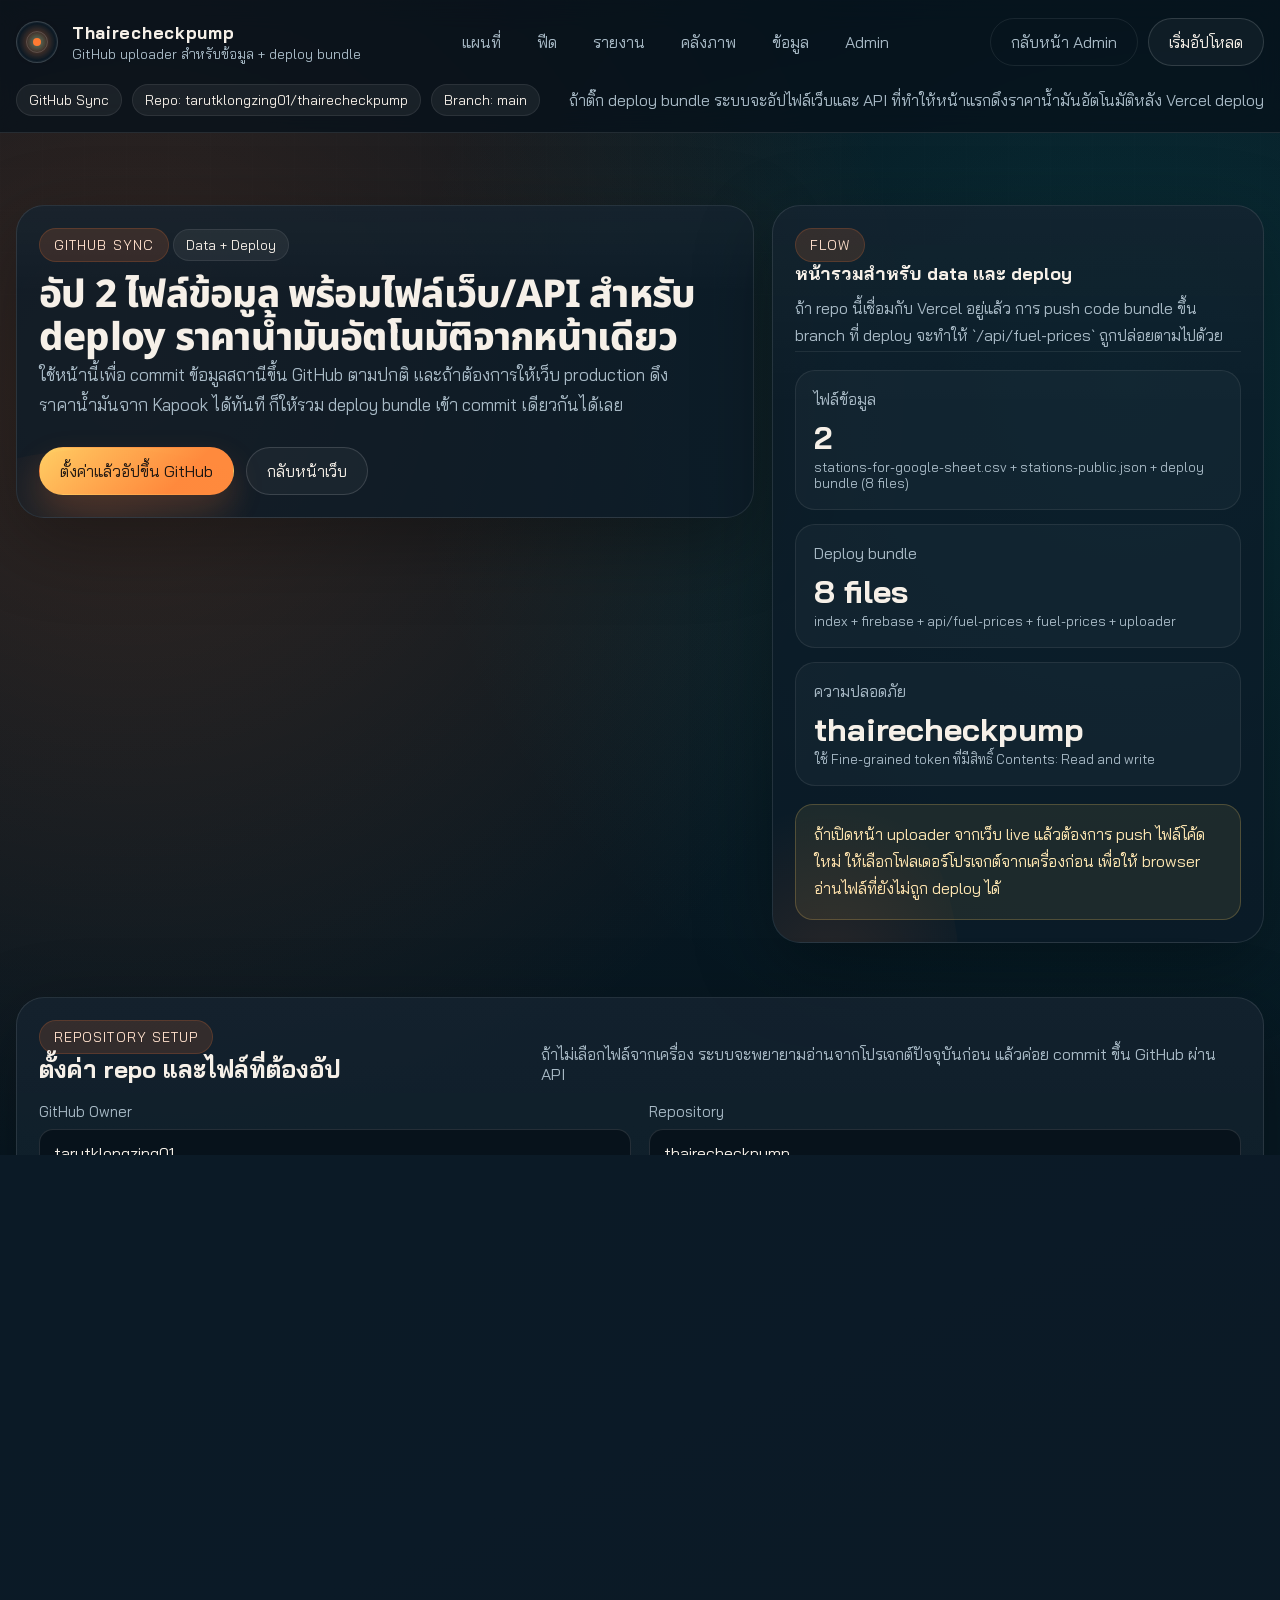
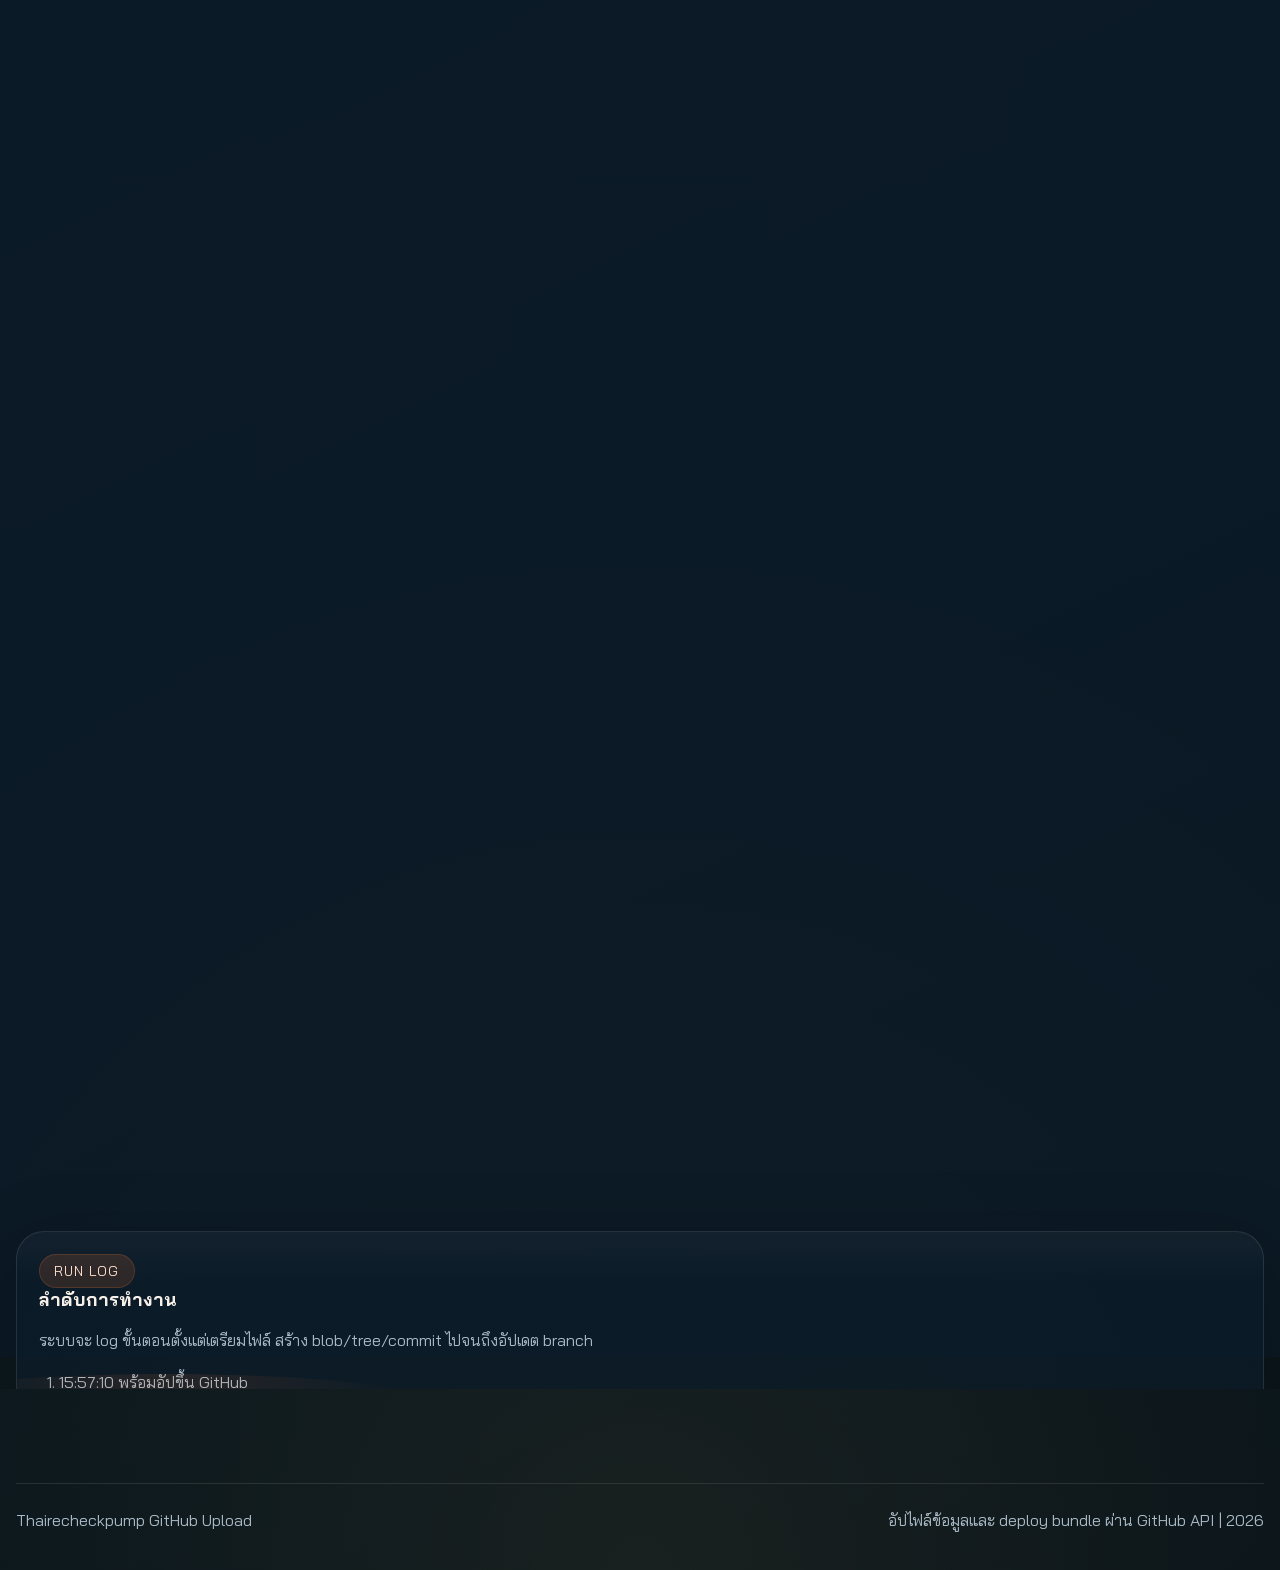
<file: github-upload.html>
<!doctype html>
<html lang="th">
  <head>
    <meta charset="utf-8" />
    <meta name="viewport" content="width=device-width, initial-scale=1" />
    <title>GitHub Upload | Thairecheckpump</title>
    <meta
      name="description"
      content="อัปไฟล์ข้อมูลสถานี และไฟล์เว็บ/API สำหรับ deploy ราคาน้ำมันอัตโนมัติขึ้น GitHub จากหน้าเดียว"
    />
    <link rel="icon" href="favicon.svg" type="image/svg+xml" />
    <link rel="stylesheet" href="styles.css?v=20260326-2" />
    <script type="module" src="github-upload.js?v=20260326-2"></script>
  </head>
  <body data-page="github-upload">
    <div class="site-shell">
      <header class="site-header">
        <div class="container topbar">
          <a class="brand" href="index.html">
            <span class="brand-mark"></span>
            <span class="brand-copy">
              <strong>Thairecheckpump</strong>
              <small>GitHub uploader สำหรับข้อมูล + deploy bundle</small>
            </span>
          </a>
          <nav class="nav-list" aria-label="เมนูหลัก">
            <a class="nav-link" href="index.html">แผนที่</a>
            <a class="nav-link" href="feed.html">ฟีด</a>
            <a class="nav-link" href="report.html">รายงาน</a>
            <a class="nav-link" href="gallery.html">คลังภาพ</a>
            <a class="nav-link" href="dashboard.html">ข้อมูล</a>
            <a class="nav-link" href="admin.html">Admin</a>
          </nav>
          <div class="topbar-actions">
            <a class="button button-ghost" href="admin.html">กลับหน้า Admin</a>
            <a class="button button-outline" href="#github-upload-form">เริ่มอัปโหลด</a>
          </div>
        </div>
        <div class="container">
          <div class="statusbar">
            <div class="status-cluster">
              <span class="tiny-badge">GitHub Sync</span>
              <span class="tiny-badge" data-upload-summary-repo>Repo: tarutklongzing01/thairecheckpump</span>
              <span class="tiny-badge" data-upload-summary-branch>Branch: main</span>
            </div>
            <div class="status-cluster">
              <span class="muted">ถ้าติ๊ก deploy bundle ระบบจะอัปไฟล์เว็บและ API ที่ทำให้หน้าแรกดึงราคาน้ำมันอัตโนมัติหลัง Vercel deploy</span>
            </div>
          </div>
        </div>
      </header>

      <main>
        <section class="page-hero">
          <div class="container page-hero-grid github-upload-hero-grid">
            <section class="panel section-reveal github-upload-hero-panel">
              <div class="github-upload-hero-head">
                <span class="eyebrow">GitHub Sync</span>
                <span class="tiny-badge">Data + Deploy</span>
              </div>
              <h1 class="subheadline">อัป 2 ไฟล์ข้อมูล พร้อมไฟล์เว็บ/API สำหรับ deploy ราคาน้ำมันอัตโนมัติจากหน้าเดียว</h1>
              <p class="lede">
                ใช้หน้านี้เพื่อ commit ข้อมูลสถานีขึ้น GitHub ตามปกติ และถ้าต้องการให้เว็บ production ดึงราคาน้ำมันจาก Kapook ได้ทันที
                ก็ให้รวม deploy bundle เข้า commit เดียวกันได้เลย
              </p>
              <div class="page-hero-actions">
                <a class="button button-primary" href="#github-upload-form">ตั้งค่าแล้วอัปขึ้น GitHub</a>
                <a class="button button-outline" href="index.html">กลับหน้าเว็บ</a>
              </div>
            </section>

            <aside class="panel section-reveal delay-1 github-upload-summary-panel">
              <div class="admin-sidebar-head admin-sidebar-head-tight">
                <div>
                  <span class="eyebrow">Flow</span>
                  <h2>หน้ารวมสำหรับ data และ deploy</h2>
                </div>
                <p>ถ้า repo นี้เชื่อมกับ Vercel อยู่แล้ว การ push code bundle ขึ้น branch ที่ deploy จะทำให้ `/api/fuel-prices` ถูกปล่อยตามไปด้วย</p>
              </div>
              <div class="github-upload-summary-grid">
                <div class="stat-card">
                  <span>ไฟล์ข้อมูล</span>
                  <strong>2</strong>
                  <small data-upload-summary-files>stations-for-google-sheet.csv + stations-public.json</small>
                </div>
                <div class="stat-card">
                  <span>Deploy bundle</span>
                  <strong data-upload-deploy-count>8 files</strong>
                  <small>index + firebase + api/fuel-prices + fuel-prices + uploader</small>
                </div>
                <div class="stat-card">
                  <span>ความปลอดภัย</span>
                  <strong data-upload-summary-short-repo>thairecheckpump</strong>
                  <small>ใช้ Fine-grained token ที่มีสิทธิ์ Contents: Read and write</small>
                </div>
              </div>
              <p class="github-upload-warning">
                ถ้าเปิดหน้า uploader จากเว็บ live แล้วต้องการ push ไฟล์โค้ดใหม่ ให้เลือกโฟลเดอร์โปรเจกต์จากเครื่องก่อน
                เพื่อให้ browser อ่านไฟล์ที่ยังไม่ถูก deploy ได้
              </p>
            </aside>
          </div>
        </section>

        <section class="section">
          <div class="container github-upload-shell">
            <section class="panel section-reveal delay-1" id="github-upload-form">
              <div class="section-header">
                <div>
                  <span class="eyebrow">Repository Setup</span>
                  <h2>ตั้งค่า repo และไฟล์ที่ต้องอัป</h2>
                </div>
                <p>ถ้าไม่เลือกไฟล์จากเครื่อง ระบบจะพยายามอ่านจากโปรเจกต์ปัจจุบันก่อน แล้วค่อย commit ขึ้น GitHub ผ่าน API</p>
              </div>

              <form class="form-grid github-upload-form" data-github-upload-form>
                <label class="field">
                  <span>GitHub Owner</span>
                  <input class="input" type="text" name="owner" autocomplete="username" data-upload-owner />
                </label>

                <label class="field">
                  <span>Repository</span>
                  <input class="input" type="text" name="repo" data-upload-repo />
                </label>

                <label class="field">
                  <span>Branch</span>
                  <input class="input" type="text" name="branch" data-upload-branch />
                </label>

                <label class="field">
                  <span>Commit Message</span>
                  <input class="input" type="text" name="message" data-upload-message-input />
                </label>

                <label class="field field-full">
                  <span>GitHub Personal Access Token</span>
                  <input class="input" type="password" name="token" autocomplete="current-password" placeholder="ghp_... / github_pat_..." data-upload-token />
                  <label class="github-upload-remember">
                    <input type="checkbox" data-upload-remember-token />
                    <span>จำ token บนเครื่องนี้ด้วย localStorage</span>
                  </label>
                  <div class="github-upload-actions github-upload-token-actions">
                    <button class="button button-ghost" type="button" data-upload-clear-token hidden>ล้าง token ที่จำไว้</button>
                  </div>
                  <small class="form-note">ควรใช้เฉพาะเครื่องส่วนตัว ถ้าเป็นเครื่องคนอื่นหรือเครื่องสาธารณะไม่ควรเปิดตัวเลือกนี้</small>
                </label>

                <article class="field field-full github-upload-file-card github-upload-deploy-card">
                  <div class="github-upload-card-head">
                    <div>
                      <span class="tiny-badge">Deploy Bundle</span>
                      <h3>รวมไฟล์เว็บ + API สำหรับราคาน้ำมันอัตโนมัติ</h3>
                      <p>อัปไฟล์ที่จำเป็นให้ Vercel deploy แล้วหน้าแรกเรียก `/api/fuel-prices` ได้ทันที</p>
                    </div>
                  </div>

                  <label class="github-upload-remember">
                    <input type="checkbox" data-upload-include-deploy-bundle checked />
                    <span>รวม deploy bundle ไปพร้อม commit นี้</span>
                  </label>

                  <label class="field">
                    <span>Project Folder จากเครื่อง (แนะนำถ้าเปิด uploader จากเว็บ live)</span>
                    <input class="input" type="file" webkitdirectory directory multiple data-upload-project-folder />
                    <small class="form-note" data-upload-deploy-summary></small>
                  </label>

                  <div class="github-upload-deploy-list" aria-label="deploy bundle file list">
                    <code>api/fuel-prices.js</code>
                    <code>firebase-app.js</code>
                    <code>firebase-config.js</code>
                    <code>fuel-prices.json</code>
                    <code>index.html</code>
                    <code>github-upload.html</code>
                    <code>github-upload.js</code>
                    <code>styles.css</code>
                  </div>
                </article>

                <div class="field field-full github-upload-files">
                  <article class="github-upload-file-card" data-upload-card="sheet">
                    <div class="github-upload-card-head">
                      <div>
                        <span class="tiny-badge">File 1</span>
                        <h3>stations-for-google-sheet.csv</h3>
                        <p>ไฟล์สำหรับ Google Sheets</p>
                      </div>
                    </div>

                    <label class="field">
                      <span>Target Path On GitHub</span>
                      <input class="input" type="text" value="stations-for-google-sheet.csv" data-file-path />
                    </label>

                    <label class="field">
                      <span>เลือกไฟล์จากเครื่อง</span>
                      <input class="input" type="file" accept=".csv,text/csv" data-file-input />
                    </label>

                    <div class="github-upload-meta">
                      <span data-file-source>Source: จะใช้ไฟล์จากโปรเจกต์ปัจจุบันถ้าไม่เลือกจากเครื่อง</span>
                      <span data-file-size>Size: -</span>
                    </div>

                    <div class="github-upload-actions">
                      <button class="button button-ghost" type="button" data-file-clear hidden>ล้างไฟล์ที่เลือก</button>
                    </div>
                  </article>

                  <article class="github-upload-file-card" data-upload-card="public">
                    <div class="github-upload-card-head">
                      <div>
                        <span class="tiny-badge">File 2</span>
                        <h3>stations-public.json</h3>
                        <p>ไฟล์ public JSON สำหรับหน้าเว็บ</p>
                      </div>
                    </div>

                    <label class="field">
                      <span>Target Path On GitHub</span>
                      <input class="input" type="text" value="stations-public.json" data-file-path />
                    </label>

                    <label class="field">
                      <span>เลือกไฟล์จากเครื่อง</span>
                      <input class="input" type="file" accept=".json,application/json" data-file-input />
                    </label>

                    <div class="github-upload-meta">
                      <span data-file-source>Source: จะใช้ไฟล์จากโปรเจกต์ปัจจุบันถ้าไม่เลือกจากเครื่อง</span>
                      <span data-file-size>Size: -</span>
                    </div>

                    <div class="github-upload-actions">
                      <button class="button button-ghost" type="button" data-file-clear hidden>ล้างไฟล์ที่เลือก</button>
                    </div>
                  </article>
                </div>

                <div class="field field-full github-upload-actions">
                  <button class="button button-primary" type="submit" data-upload-submit>อัป 2 ไฟล์ + deploy bundle</button>
                  <button class="button button-outline" type="button" data-upload-reset>คืนค่า default</button>
                </div>

                <div class="message-box field-full" aria-live="polite" data-upload-message></div>
                <div class="field field-full github-upload-result" data-upload-result></div>
              </form>
            </section>

            <aside class="panel section-reveal delay-2 github-upload-log-panel">
              <div class="admin-sidebar-head">
                <div>
                  <span class="eyebrow">Run Log</span>
                  <h2>ลำดับการทำงาน</h2>
                </div>
                <p>ระบบจะ log ขั้นตอนตั้งแต่เตรียมไฟล์ สร้าง blob/tree/commit ไปจนถึงอัปเดต branch</p>
              </div>
              <ol class="github-upload-log" data-upload-log></ol>
            </aside>
          </div>
        </section>
      </main>

      <footer class="site-footer">
        <div class="container footer-inner">
          <span>Thairecheckpump GitHub Upload</span>
          <span>อัปไฟล์ข้อมูลและ deploy bundle ผ่าน GitHub API | <span data-year></span></span>
        </div>
      </footer>
    </div>
  </body>
</html>
</file>
<file: styles.css>
@import url("https://fonts.googleapis.com/css2?family=Bai+Jamjuree:wght@400;500;600;700&family=Noto+Sans+Thai:wght@400;500;700;800&display=swap");

:root {
  --bg: #06111a;
  --bg-soft: rgba(7, 21, 31, 0.82);
  --surface: rgba(12, 28, 40, 0.78);
  --surface-strong: rgba(16, 37, 54, 0.94);
  --surface-warm: rgba(39, 22, 14, 0.72);
  --line: rgba(255, 255, 255, 0.1);
  --text: #f6f0e8;
  --muted: #a8bac6;
  --brand: #ff7b32;
  --accent: #0fc2c0;
  --signal: #ffd166;
  --danger: #ff5d5d;
  --ok: #6ede74;
  --shadow: 0 24px 80px rgba(0, 0, 0, 0.32);
  --radius-xl: 28px;
  --radius-lg: 20px;
  --radius-md: 14px;
  --radius-sm: 10px;
  --container: 1180px;
  --ease-out: 220ms ease;
}

* {
  box-sizing: border-box;
}

html {
  scroll-behavior: smooth;
}

[hidden] {
  display: none !important;
}

body {
  margin: 0;
  min-height: 100vh;
  font-family: "Bai Jamjuree", "Noto Sans Thai", sans-serif;
  color: var(--text);
  background:
    radial-gradient(circle at 10% 12%, rgba(255, 123, 50, 0.18), transparent 26%),
    radial-gradient(circle at 88% 12%, rgba(15, 194, 192, 0.14), transparent 24%),
    radial-gradient(circle at 50% 100%, rgba(255, 209, 102, 0.08), transparent 32%),
    linear-gradient(155deg, #08131d 0%, #071923 46%, #051018 100%);
}

body[data-page="admin"] {
  --container: 1440px;
}

body[data-page="github-upload"] {
  --container: 1320px;
}

body::before {
  content: "";
  position: fixed;
  inset: 0;
  pointer-events: none;
  background-image:
    linear-gradient(rgba(255, 255, 255, 0.02) 1px, transparent 1px),
    linear-gradient(90deg, rgba(255, 255, 255, 0.02) 1px, transparent 1px);
  background-size: 42px 42px;
  mask-image: linear-gradient(180deg, rgba(0, 0, 0, 0.5), transparent 90%);
}

a {
  color: inherit;
  text-decoration: none;
}

button,
input,
select,
textarea {
  font: inherit;
}

img {
  max-width: 100%;
  display: block;
}

.site-shell {
  position: relative;
  overflow-x: hidden;
}

.container {
  width: min(calc(100% - 32px), var(--container));
  margin: 0 auto;
}

.site-header {
  position: sticky;
  top: 0;
  z-index: 40;
  backdrop-filter: blur(14px);
  background: rgba(6, 17, 26, 0.74);
  border-bottom: 1px solid var(--line);
}

.topbar {
  display: flex;
  align-items: center;
  justify-content: space-between;
  gap: 18px;
  padding: 18px 0;
}

.topbar-actions {
  display: flex;
  align-items: center;
  gap: 10px;
  flex-wrap: wrap;
  justify-content: flex-end;
}

.statusbar {
  display: flex;
  align-items: center;
  justify-content: space-between;
  gap: 16px;
  padding: 0 0 16px;
}

.status-cluster {
  display: flex;
  align-items: center;
  gap: 10px;
  flex-wrap: wrap;
}

.statusbar .button {
  min-height: 38px;
  padding: 0 16px;
}

.brand {
  display: flex;
  align-items: center;
  gap: 14px;
  min-width: 0;
}

.brand-mark {
  position: relative;
  width: 42px;
  height: 42px;
  border-radius: 50%;
  border: 1px solid rgba(255, 255, 255, 0.18);
  background:
    radial-gradient(circle, rgba(15, 194, 192, 0.42), transparent 38%),
    radial-gradient(circle, rgba(255, 123, 50, 0.42), transparent 64%),
    rgba(12, 28, 40, 0.85);
  box-shadow: inset 0 0 0 1px rgba(255, 255, 255, 0.04);
}

.brand-mark::before,
.brand-mark::after {
  content: "";
  position: absolute;
  inset: 9px;
  border-radius: 50%;
  border: 1px solid rgba(255, 255, 255, 0.16);
}

.brand-mark::after {
  inset: 16px;
  background: var(--brand);
  border: 0;
  box-shadow: 0 0 18px rgba(255, 123, 50, 0.7);
}

.brand-copy {
  display: grid;
  gap: 2px;
}

.brand-copy strong {
  font-size: 1.08rem;
  letter-spacing: 0.04em;
}

.brand-copy small {
  color: var(--muted);
  font-size: 0.86rem;
}

.nav-list {
  display: flex;
  align-items: center;
  justify-content: center;
  gap: 8px;
  flex-wrap: wrap;
}

.nav-link {
  padding: 10px 14px;
  border-radius: 999px;
  color: var(--muted);
  transition: color var(--ease-out), background var(--ease-out), transform var(--ease-out);
}

.nav-link:hover,
.nav-link[aria-current="page"] {
  color: var(--text);
  background: rgba(255, 255, 255, 0.06);
}

.button {
  display: inline-flex;
  align-items: center;
  justify-content: center;
  gap: 10px;
  min-height: 48px;
  padding: 0 20px;
  border-radius: 999px;
  border: 1px solid transparent;
  cursor: pointer;
  transition: transform var(--ease-out), box-shadow var(--ease-out), border-color var(--ease-out), background var(--ease-out);
}

.button:hover {
  transform: translateY(-1px);
}

.button-primary {
  color: #111;
  background: linear-gradient(135deg, #ffd166, #ff8a3d 72%);
  box-shadow: 0 14px 32px rgba(255, 123, 50, 0.18);
}

.button-outline {
  color: var(--text);
  border-color: rgba(255, 255, 255, 0.14);
  background: rgba(255, 255, 255, 0.04);
}

.button-ghost {
  color: var(--muted);
  border-color: rgba(255, 255, 255, 0.08);
  background: transparent;
}

.button-danger {
  color: #ffd8d8;
  border-color: rgba(255, 93, 93, 0.28);
  background: rgba(255, 93, 93, 0.08);
}

.button-danger:hover {
  border-color: rgba(255, 93, 93, 0.5);
  background: rgba(255, 93, 93, 0.14);
}

.hero,
.page-hero {
  position: relative;
  padding: 72px 0 36px;
}

.hero-grid,
.page-hero-grid {
  display: grid;
  gap: 28px;
  align-items: center;
}

.hero-grid {
  grid-template-columns: minmax(0, 1.25fr) minmax(360px, 0.95fr);
}

.page-hero-grid {
  grid-template-columns: minmax(0, 1.2fr) minmax(0, 0.8fr);
}

.eyebrow {
  display: inline-flex;
  align-items: center;
  gap: 8px;
  justify-self: start;
  width: fit-content;
  padding: 8px 14px;
  border-radius: 999px;
  font-size: 0.84rem;
  letter-spacing: 0.08em;
  text-transform: uppercase;
  color: #ffe0cc;
  background: rgba(255, 123, 50, 0.14);
  border: 1px solid rgba(255, 123, 50, 0.18);
}

.headline {
  margin: 18px 0 16px;
  font-family: "Noto Sans Thai", "Bai Jamjuree", sans-serif;
  font-weight: 800;
  font-size: clamp(2.7rem, 5vw, 4.8rem);
  line-height: 1.08;
  letter-spacing: -0.025em;
  text-wrap: balance;
}

.subheadline {
  margin: 12px 0 0;
  font-family: "Noto Sans Thai", "Bai Jamjuree", sans-serif;
  font-weight: 800;
  font-size: clamp(1.85rem, 3vw, 3rem);
  line-height: 1.12;
  letter-spacing: -0.02em;
  text-wrap: balance;
}

.accent-text {
  display: block;
  margin-top: 0.06em;
  color: #ffd166;
  white-space: nowrap;
}

.lede {
  max-width: 64ch;
  margin: 0;
  color: var(--muted);
  font-size: 1.06rem;
  line-height: 1.75;
}

.hero-actions,
.page-hero-actions {
  display: flex;
  flex-wrap: wrap;
  gap: 12px;
  margin-top: 28px;
}

.panel {
  position: relative;
  padding: 22px;
  border-radius: var(--radius-xl);
  border: 1px solid var(--line);
  background:
    linear-gradient(180deg, rgba(255, 255, 255, 0.03), transparent 28%),
    var(--surface);
  box-shadow: var(--shadow);
  overflow: hidden;
}

.panel::before {
  content: "";
  position: absolute;
  inset: auto auto -30% -14%;
  width: 52%;
  height: 52%;
  border-radius: 50%;
  background: radial-gradient(circle, rgba(255, 123, 50, 0.12), transparent 72%);
  pointer-events: none;
}

.panel-muted {
  background: linear-gradient(180deg, rgba(255, 255, 255, 0.02), transparent 28%), rgba(8, 20, 30, 0.64);
}

.auth-panel,
.auth-gate {
  display: grid;
  gap: 12px;
}

.auth-panel .lede,
.auth-gate .lede {
  max-width: none;
}

.hero-board {
  display: grid;
  gap: 16px;
}

.kicker {
  color: var(--muted);
  font-size: 0.95rem;
  text-transform: uppercase;
  letter-spacing: 0.08em;
}

.hero-board h2,
.panel h2,
.panel h3 {
  margin: 0;
}

.metric-grid {
  display: grid;
  grid-template-columns: repeat(2, minmax(0, 1fr));
  gap: 14px;
}

.metric-card,
.stat-card {
  padding: 18px;
  border-radius: var(--radius-lg);
  border: 1px solid rgba(255, 255, 255, 0.08);
  background: rgba(255, 255, 255, 0.03);
}

.metric-card strong,
.stat-card strong {
  display: block;
  font-size: 2rem;
  line-height: 1;
  margin-top: 12px;
}

.metric-card span,
.stat-card span {
  color: var(--muted);
}

.metric-card small,
.stat-card small {
  display: block;
  margin-top: 6px;
  color: var(--muted);
}

.strip-grid {
  display: grid;
  grid-template-columns: repeat(4, minmax(0, 1fr));
  gap: 14px;
}

.admin-layout {
  display: grid;
  grid-template-columns: minmax(420px, 0.92fr) minmax(560px, 1.08fr);
  gap: 24px;
  align-items: start;
}

.admin-page-shell {
  display: grid;
  gap: 0;
}

#admin-import,
#admin-stations,
#admin-reports {
  scroll-margin-top: 112px;
}

.admin-quick-section {
  padding-top: 0;
}

.admin-command-panel,
.admin-panel-elevated {
  background:
    radial-gradient(circle at 84% 16%, rgba(15, 194, 192, 0.16), transparent 24%),
    radial-gradient(circle at 0% 100%, rgba(255, 123, 50, 0.14), transparent 28%),
    linear-gradient(180deg, rgba(255, 255, 255, 0.04), transparent 24%),
    var(--surface);
}

.admin-command-panel {
  display: grid;
  gap: 18px;
}

.admin-command-head {
  display: flex;
  align-items: end;
  justify-content: space-between;
  gap: 18px;
  flex-wrap: wrap;
}

.admin-command-head p {
  margin: 10px 0 0;
  max-width: 60ch;
  color: var(--muted);
  line-height: 1.7;
}

.admin-command-links {
  display: flex;
  align-items: center;
  justify-content: flex-end;
  gap: 10px;
  flex-wrap: wrap;
}

.admin-command-links .button {
  min-height: 42px;
  padding: 0 18px;
}

.admin-guide-grid {
  display: grid;
  grid-template-columns: repeat(3, minmax(0, 1fr));
  gap: 14px;
}

.admin-guide-grid-compact {
  margin-bottom: 18px;
}

.admin-guide-card {
  display: grid;
  gap: 10px;
  align-content: start;
  min-height: 160px;
  padding: 18px;
  border-radius: var(--radius-lg);
  border: 1px solid rgba(255, 255, 255, 0.08);
  background:
    linear-gradient(180deg, rgba(255, 255, 255, 0.04), rgba(255, 255, 255, 0.015)),
    rgba(7, 20, 30, 0.68);
}

.admin-guide-card-soft {
  min-height: 0;
  background:
    linear-gradient(180deg, rgba(255, 255, 255, 0.035), rgba(255, 255, 255, 0.015)),
    rgba(9, 22, 33, 0.74);
}

.admin-guide-card h3 {
  margin: 0;
  font-size: 1.04rem;
  line-height: 1.3;
}

.admin-guide-card p {
  margin: 0;
  color: var(--muted);
  font-size: 0.92rem;
  line-height: 1.65;
}

.admin-sidebar {
  position: sticky;
  top: 116px;
  display: grid;
  gap: 16px;
}

.admin-side-note {
  display: grid;
  gap: 10px;
  padding: 16px 18px;
  border-radius: var(--radius-lg);
  border: 1px solid rgba(255, 255, 255, 0.08);
  background:
    linear-gradient(180deg, rgba(255, 255, 255, 0.035), rgba(255, 255, 255, 0.015)),
    rgba(8, 20, 30, 0.72);
}

.admin-side-note p {
  margin: 0;
  color: var(--muted);
  font-size: 0.92rem;
  line-height: 1.65;
}

.admin-import-grid {
  gap: 18px;
  padding-top: 4px;
}

.admin-import-grid textarea {
  min-height: 320px;
  font-family: "JetBrains Mono", "Fira Code", monospace;
  font-size: 0.92rem;
  line-height: 1.6;
}

.admin-import-grid small {
  display: block;
  margin-top: 8px;
}

.admin-station-list {
  display: grid;
  gap: 12px;
  max-height: min(76vh, 820px);
  overflow: auto;
  padding-right: 10px;
  padding-bottom: 4px;
  scrollbar-gutter: stable;
  scrollbar-width: thin;
  scrollbar-color: rgba(148, 163, 184, 0.58) rgba(255, 255, 255, 0.04);
}

.admin-report-list {
  display: grid;
  gap: 12px;
  max-height: min(76vh, 820px);
  overflow: auto;
  padding-right: 10px;
  padding-bottom: 4px;
  scrollbar-gutter: stable;
  scrollbar-width: thin;
  scrollbar-color: rgba(148, 163, 184, 0.58) rgba(255, 255, 255, 0.04);
}

.admin-station-row {
  position: relative;
  overflow: hidden;
  width: 100%;
  min-width: 0;
  display: grid;
  gap: 10px;
  padding: 18px;
  text-align: left;
  border-radius: var(--radius-lg);
  border: 1px solid rgba(255, 255, 255, 0.08);
  background:
    linear-gradient(180deg, rgba(255, 255, 255, 0.05), rgba(255, 255, 255, 0.02)),
    rgba(255, 255, 255, 0.03);
  color: var(--text);
  cursor: pointer;
  transition: border-color var(--ease-out), background var(--ease-out), transform var(--ease-out), box-shadow var(--ease-out);
}

.admin-report-row {
  position: relative;
  overflow: hidden;
  width: 100%;
  min-width: 0;
  display: grid;
  gap: 10px;
  padding: 18px;
  text-align: left;
  border-radius: var(--radius-lg);
  border: 1px solid rgba(255, 255, 255, 0.08);
  background:
    linear-gradient(180deg, rgba(255, 255, 255, 0.05), rgba(255, 255, 255, 0.02)),
    rgba(255, 255, 255, 0.03);
  color: var(--text);
  cursor: pointer;
  transition: border-color var(--ease-out), background var(--ease-out), transform var(--ease-out), box-shadow var(--ease-out);
}

.admin-station-row::before,
.admin-report-row::before {
  content: "";
  position: absolute;
  inset: 0 auto 0 0;
  width: 4px;
  background: linear-gradient(180deg, rgba(15, 194, 192, 0.9), rgba(255, 123, 50, 0.9));
  opacity: 0;
  transition: opacity var(--ease-out);
}

.admin-station-row:hover {
  transform: translateY(-1px);
  border-color: rgba(255, 255, 255, 0.18);
  box-shadow: 0 16px 32px rgba(0, 0, 0, 0.18);
}

.admin-report-row:hover {
  transform: translateY(-1px);
  border-color: rgba(255, 255, 255, 0.18);
  box-shadow: 0 16px 32px rgba(0, 0, 0, 0.18);
}

.admin-station-row.is-active {
  border-color: rgba(15, 194, 192, 0.36);
  background: rgba(15, 194, 192, 0.12);
}

.admin-report-row.is-active {
  border-color: rgba(15, 194, 192, 0.36);
  background: rgba(15, 194, 192, 0.12);
}

.admin-station-row.is-active::before,
.admin-report-row.is-active::before {
  opacity: 1;
}

.admin-station-row strong {
  font-size: 1.02rem;
  line-height: 1.3;
  min-width: 0;
  overflow-wrap: anywhere;
}

.admin-report-row strong {
  font-size: 1rem;
  line-height: 1.32;
  min-width: 0;
  overflow-wrap: anywhere;
}

.admin-station-row-head {
  display: grid;
  grid-template-columns: auto minmax(0, 1fr);
  align-items: center;
  gap: 10px;
}

.admin-station-row-head > * {
  min-width: 0;
}

.admin-station-row-head .brand-badge {
  justify-self: start;
}

.admin-station-row-head .tiny-badge,
.admin-station-row-head .status-badge {
  max-width: 100%;
  justify-self: end;
  overflow: hidden;
  text-overflow: ellipsis;
  white-space: nowrap;
}

.admin-station-list::-webkit-scrollbar,
.admin-report-list::-webkit-scrollbar {
  width: 10px;
}

.admin-station-list::-webkit-scrollbar-track,
.admin-report-list::-webkit-scrollbar-track {
  background: rgba(255, 255, 255, 0.04);
  border-radius: 999px;
}

.admin-station-list::-webkit-scrollbar-thumb,
.admin-report-list::-webkit-scrollbar-thumb {
  border-radius: 999px;
  border: 2px solid rgba(7, 20, 30, 0.35);
  background: linear-gradient(180deg, rgba(15, 194, 192, 0.7), rgba(255, 123, 50, 0.6));
}

.admin-actions {
  display: flex;
  align-items: center;
  justify-content: flex-start;
  gap: 12px;
  flex-wrap: wrap;
}

.admin-form {
  gap: 18px;
  align-items: start;
}

.admin-form.is-readonly {
  opacity: 0.86;
}

.admin-form-intro {
  display: grid;
  gap: 10px;
  margin-bottom: 18px;
  padding: 16px 18px;
  border-radius: var(--radius-lg);
  border: 1px solid rgba(255, 255, 255, 0.08);
  background:
    linear-gradient(180deg, rgba(255, 255, 255, 0.03), rgba(255, 255, 255, 0.015)),
    rgba(7, 20, 30, 0.7);
}

.admin-form-intro p {
  margin: 0;
  color: var(--muted);
  line-height: 1.65;
}

.admin-form-toolbar .admin-actions {
  display: grid;
  grid-template-columns: repeat(3, minmax(0, 1fr));
  justify-content: stretch;
  padding: 14px;
  border-radius: 18px;
  border: 1px solid rgba(255, 255, 255, 0.08);
  background:
    linear-gradient(180deg, rgba(255, 255, 255, 0.04), rgba(255, 255, 255, 0.015)),
    rgba(7, 20, 30, 0.7);
}

.admin-form-toolbar .button {
  width: 100%;
  min-width: 0;
  flex: 0 0 auto;
}

.admin-fuel-grid {
  display: grid;
  grid-template-columns: repeat(2, minmax(0, 1fr));
  gap: 14px;
}

.admin-fuel-field select {
  min-height: 48px;
}

button:disabled,
input:disabled,
select:disabled,
textarea:disabled {
  opacity: 0.56;
  cursor: not-allowed;
}

.form-grid.is-readonly {
  opacity: 0.82;
}

.admin-import-grid .message-box,
.admin-form .message-box {
  min-height: 0;
  padding: 14px 16px;
  border-radius: 16px;
  border: 1px solid rgba(255, 224, 204, 0.16);
  background: rgba(255, 123, 50, 0.08);
  line-height: 1.6;
}

.gallery-page-hero-grid {
  align-items: stretch;
  grid-template-columns: minmax(0, 1.08fr) minmax(360px, 0.92fr);
}

.gallery-summary-panel {
  display: flex;
  align-items: stretch;
}

.gallery-stat-grid {
  width: 100%;
  grid-template-columns: repeat(2, minmax(0, 1fr));
}

.gallery-stat-card {
  min-height: 154px;
  display: flex;
  flex-direction: column;
  justify-content: space-between;
}

.gallery-stat-card span {
  max-width: 14ch;
  line-height: 1.4;
}

.gallery-stat-card strong {
  font-family: "Noto Sans Thai", "Bai Jamjuree", sans-serif;
  font-size: clamp(1.55rem, 2.1vw, 2.2rem);
  line-height: 1.08;
  letter-spacing: -0.02em;
  text-wrap: balance;
}

.gallery-fuel-value,
.gallery-guidance-value {
  max-width: 7ch;
}

.gallery-stat-card-note small {
  max-width: 18ch;
  line-height: 1.55;
}

.section {
  padding: 18px 0 34px;
}

.section-header {
  display: flex;
  align-items: end;
  justify-content: space-between;
  gap: 18px;
  margin-bottom: 18px;
}

.section-header p {
  margin: 8px 0 0;
  color: var(--muted);
  max-width: 70ch;
}

.filters-grid {
  display: grid;
  grid-template-columns: 1.1fr 1.1fr 0.8fr;
  gap: 18px;
}

.home-fuel-price-section {
  padding-top: 0;
}

.home-fuel-price-panel {
  display: grid;
  gap: 18px;
}

.home-fuel-price-header {
  align-items: flex-start;
}

.home-fuel-price-meta {
  display: grid;
  justify-items: end;
  gap: 10px;
}

.home-fuel-price-brand {
  display: flex;
  justify-content: flex-end;
}

.fuel-brand-badge {
  --fuel-brand-start: #4f46e5;
  --fuel-brand-end: #06b6d4;
  --fuel-brand-text: #ffffff;
  display: inline-flex;
  align-items: center;
  gap: 12px;
  min-height: 56px;
  padding: 8px 16px 8px 10px;
  border-radius: 18px;
  border: 1px solid rgba(255, 255, 255, 0.1);
  background:
    linear-gradient(180deg, rgba(255, 255, 255, 0.06), rgba(255, 255, 255, 0.015)),
    rgba(9, 20, 30, 0.88);
  box-shadow: inset 0 1px 0 rgba(255, 255, 255, 0.04);
}

.fuel-brand-badge-logo {
  position: relative;
  display: grid;
  place-items: center;
  width: 44px;
  height: 44px;
  border-radius: 15px;
  overflow: hidden;
  background: linear-gradient(135deg, var(--fuel-brand-start), var(--fuel-brand-end));
  color: var(--fuel-brand-text);
  box-shadow: 0 16px 24px rgba(0, 0, 0, 0.24);
}

.fuel-brand-badge-logo.has-image {
  background: rgba(255, 255, 255, 0.98);
}

.fuel-brand-badge-logo::before {
  content: "";
  position: absolute;
  inset: 2px;
  border-radius: 13px;
  background: linear-gradient(180deg, rgba(255, 255, 255, 0.22), rgba(255, 255, 255, 0));
}

.fuel-brand-badge-logo::after {
  content: "";
  position: absolute;
  width: 34px;
  height: 16px;
  right: -5px;
  bottom: -3px;
  border-radius: 999px;
  background: rgba(255, 255, 255, 0.2);
  transform: rotate(-20deg);
}

.fuel-brand-badge-logo.has-image::before,
.fuel-brand-badge-logo.has-image::after {
  display: none;
}

.fuel-brand-badge-logo img {
  width: 34px;
  height: 34px;
  object-fit: contain;
  position: relative;
  z-index: 1;
}

.fuel-brand-badge-mark {
  position: relative;
  z-index: 1;
  font-size: 0.78rem;
  font-weight: 900;
  letter-spacing: 0.06em;
  text-transform: uppercase;
}

.fuel-brand-badge-copy {
  display: grid;
  gap: 2px;
}

.fuel-brand-badge-copy small {
  color: rgba(226, 232, 240, 0.72);
  font-size: 0.66rem;
  font-weight: 700;
  letter-spacing: 0.12em;
  text-transform: uppercase;
}

.fuel-brand-badge-copy strong {
  display: block;
  font-size: 0.98rem;
  letter-spacing: -0.01em;
}

.fuel-brand-badge--ptt {
  --fuel-brand-start: #0f5fff;
  --fuel-brand-end: #ff7c30;
}

.fuel-brand-badge--bcp {
  --fuel-brand-start: #4fb84f;
  --fuel-brand-end: #b7ea5f;
  --fuel-brand-text: #082518;
}

.fuel-brand-badge--pt {
  --fuel-brand-start: #0fc2c0;
  --fuel-brand-end: #1f7cff;
}

.fuel-brand-badge--shell {
  --fuel-brand-start: #ffd84d;
  --fuel-brand-end: #ff8a33;
  --fuel-brand-text: #3b1700;
}

.fuel-brand-badge--esso {
  --fuel-brand-start: #f43f5e;
  --fuel-brand-end: #ff7a59;
}

.fuel-brand-badge--susco {
  --fuel-brand-start: #4ea2ff;
  --fuel-brand-end: #9bd7ff;
  --fuel-brand-text: #06223f;
}

.fuel-brand-badge--caltex {
  --fuel-brand-start: #ef4444;
  --fuel-brand-end: #3b82f6;
}

.fuel-brand-badge--irpc {
  --fuel-brand-start: #fb7185;
  --fuel-brand-end: #f97316;
}

.fuel-brand-badge--pure {
  --fuel-brand-start: #34d399;
  --fuel-brand-end: #14b8a6;
  --fuel-brand-text: #05231b;
}

.fuel-brand-badge--suscodealers {
  --fuel-brand-start: #60a5fa;
  --fuel-brand-end: #38bdf8;
  --fuel-brand-text: #05233c;
}

.fuel-brand-badge--generic {
  --fuel-brand-start: #64748b;
  --fuel-brand-end: #0f172a;
}

.home-fuel-price-grid {
  display: grid;
  grid-template-columns: repeat(3, minmax(0, 1fr));
  gap: 14px;
}

.home-fuel-price-card {
  display: grid;
  gap: 10px;
  padding: 18px;
  border-radius: var(--radius-lg);
  border: 1px solid rgba(255, 255, 255, 0.08);
  background:
    linear-gradient(180deg, rgba(255, 255, 255, 0.04), rgba(255, 255, 255, 0.015)),
    rgba(8, 20, 30, 0.82);
}

.home-fuel-price-card.is-active {
  border-color: rgba(15, 194, 192, 0.34);
  background:
    linear-gradient(180deg, rgba(15, 194, 192, 0.16), rgba(15, 194, 192, 0.05)),
    rgba(8, 24, 34, 0.9);
}

.home-fuel-price-card-head {
  display: flex;
  align-items: center;
  justify-content: space-between;
  gap: 12px;
  flex-wrap: wrap;
}

.home-fuel-price-card strong {
  font-size: 1.04rem;
  line-height: 1.35;
}

.home-fuel-price-value {
  font-size: clamp(1.35rem, 2vw, 1.9rem);
  font-weight: 800;
  letter-spacing: -0.02em;
}

.home-fuel-price-card small {
  color: var(--muted);
}

.chip-set {
  display: flex;
  gap: 10px;
  flex-wrap: wrap;
}

.chip-button {
  border: 1px solid rgba(255, 255, 255, 0.1);
  background: rgba(255, 255, 255, 0.03);
  color: var(--muted);
  min-height: 42px;
  padding: 0 16px;
  border-radius: 999px;
  cursor: pointer;
  transition: all var(--ease-out);
}

.chip-button:hover {
  color: var(--text);
  border-color: rgba(255, 255, 255, 0.24);
}

.chip-button.is-active {
  color: #111;
  background: linear-gradient(135deg, #ffe08d, #ff8a3d);
  border-color: transparent;
}

.chip-button.is-soft-active {
  color: var(--text);
  background: rgba(15, 194, 192, 0.16);
  border-color: rgba(15, 194, 192, 0.3);
}

.range-wrap {
  display: grid;
  gap: 12px;
}

.range-meta {
  display: flex;
  align-items: center;
  justify-content: space-between;
  gap: 12px;
}

.range-value {
  display: inline-flex;
  min-width: 90px;
  justify-content: center;
  padding: 8px 12px;
  border-radius: 999px;
  background: rgba(255, 255, 255, 0.06);
}

input[type="range"] {
  width: 100%;
  accent-color: var(--accent);
}

.radar-layout {
  display: grid;
  grid-template-columns: minmax(360px, 0.92fr) minmax(0, 1.08fr);
  gap: 18px;
  align-items: stretch;
}

.station-map-shell {
  position: relative;
  min-height: 540px;
  border-radius: calc(var(--radius-xl) - 8px);
  overflow: hidden;
  border: 1px solid rgba(255, 255, 255, 0.08);
  background:
    linear-gradient(180deg, rgba(255, 255, 255, 0.02), transparent 24%),
    rgba(3, 12, 18, 0.92);
}

.station-map {
  position: relative;
  min-height: 540px;
  height: 100%;
  background:
    radial-gradient(circle at top left, rgba(15, 194, 192, 0.16), transparent 24%),
    linear-gradient(180deg, rgba(255, 255, 255, 0.03), transparent 24%),
    rgba(5, 16, 24, 0.96);
}

.station-map::after {
  content: "";
  position: absolute;
  inset: 0;
  z-index: 250;
  pointer-events: none;
  background:
    radial-gradient(circle at 18% 18%, rgba(15, 194, 192, 0.08), transparent 28%),
    linear-gradient(180deg, rgba(5, 16, 24, 0.18), rgba(5, 16, 24, 0.28));
}

.map-overlay-note {
  position: absolute;
  inset: auto 18px 18px 18px;
  z-index: 500;
  max-width: min(320px, calc(100% - 36px));
  padding: 12px 14px;
  border-radius: 16px;
  border: 1px solid rgba(255, 255, 255, 0.12);
  background: rgba(6, 18, 26, 0.88);
  color: var(--text);
  box-shadow: 0 12px 30px rgba(0, 0, 0, 0.24);
  backdrop-filter: blur(12px);
  pointer-events: none;
  opacity: 0;
  transform: translateY(8px);
  transition: opacity var(--ease-out), transform var(--ease-out);
}

.map-overlay-note.is-visible {
  opacity: 1;
  transform: translateY(0);
}

.leaflet-container {
  width: 100%;
  height: 100%;
  font: inherit;
  background: #08131d;
}

.station-map .leaflet-tile {
  filter: invert(1) hue-rotate(180deg) saturate(0.72) brightness(0.82) contrast(0.96);
}

.leaflet-control-zoom a {
  color: var(--text);
  background: rgba(6, 18, 26, 0.92);
  border-bottom-color: rgba(255, 255, 255, 0.08);
}

.leaflet-control-zoom a:hover {
  background: rgba(16, 37, 54, 0.96);
}

.leaflet-control-attribution {
  background: rgba(6, 18, 26, 0.78);
  color: var(--muted);
}

.leaflet-control-attribution a {
  color: #cfe7f0;
}

.leaflet-popup-content-wrapper,
.leaflet-popup-tip {
  color: var(--text);
  background: rgba(6, 18, 26, 0.96);
  border: 1px solid rgba(255, 255, 255, 0.08);
  box-shadow: 0 22px 40px rgba(0, 0, 0, 0.28);
}

.leaflet-popup-content {
  margin: 14px 16px;
}

.map-popup {
  display: grid;
  gap: 10px;
  min-width: 220px;
}

.map-popup strong {
  font-size: 1rem;
  line-height: 1.25;
}

.map-popup p {
  margin: 0;
  color: var(--muted);
  font-size: 0.9rem;
  line-height: 1.6;
}

.map-popup-actions {
  display: flex;
  margin-top: 4px;
}

.map-popup-link {
  width: 100%;
  justify-content: center;
  text-align: center;
  min-height: 40px;
}

.radar-stage {
  position: relative;
  min-height: 540px;
  border-radius: calc(var(--radius-xl) - 8px);
  border: 1px solid rgba(255, 255, 255, 0.08);
  background:
    radial-gradient(circle at center, rgba(15, 194, 192, 0.16), transparent 42%),
    linear-gradient(180deg, rgba(255, 255, 255, 0.02), transparent 26%),
    rgba(3, 12, 18, 0.88);
  overflow: hidden;
}

.radar-stage::before,
.radar-stage::after {
  content: "";
  position: absolute;
  inset: 12%;
  border-radius: 50%;
  border: 1px solid rgba(15, 194, 192, 0.14);
}

.radar-stage::after {
  inset: 24%;
}

.radar-grid {
  position: absolute;
  inset: 0;
  background-image:
    linear-gradient(rgba(15, 194, 192, 0.09) 1px, transparent 1px),
    linear-gradient(90deg, rgba(15, 194, 192, 0.09) 1px, transparent 1px);
  background-size: 56px 56px;
  mask-image: radial-gradient(circle at center, black 48%, transparent 88%);
}

.radar-sweep {
  position: absolute;
  inset: -12%;
  background: conic-gradient(from 0deg, transparent 0deg, rgba(15, 194, 192, 0.26) 28deg, transparent 78deg);
  animation: sweep 4.5s linear infinite;
  transform-origin: center;
  border-radius: 50%;
}

.marker-layer {
  position: absolute;
  inset: 0;
}

.marker {
  position: absolute;
  left: var(--x);
  top: var(--y);
  transform: translate(-50%, -50%);
  display: grid;
  gap: 4px;
  width: min(164px, 36vw);
  padding: 10px 12px;
  border-radius: 16px;
  border: 1px solid rgba(255, 255, 255, 0.12);
  background: rgba(6, 18, 26, 0.92);
  box-shadow: 0 14px 24px rgba(0, 0, 0, 0.34);
}

.marker::before {
  content: "";
  position: absolute;
  left: 14px;
  top: -7px;
  width: 12px;
  height: 12px;
  border-radius: 50%;
  border: 2px solid rgba(6, 18, 26, 0.92);
  background: currentColor;
  box-shadow: 0 0 18px currentColor;
}

.marker strong {
  font-size: 0.9rem;
  line-height: 1.2;
}

.marker span {
  color: var(--muted);
  font-size: 0.8rem;
}

.tone-ok {
  color: var(--ok);
}

.tone-warn {
  color: var(--signal);
}

.tone-alert {
  color: #ff975d;
}

.tone-empty {
  color: var(--danger);
}

.tone-muted {
  color: #7b90a0;
}

.legend-row,
.meta-row,
.detail-row {
  display: flex;
  align-items: center;
  gap: 12px;
  flex-wrap: wrap;
}

.legend-row {
  margin-top: 16px;
}

.legend-item,
.tiny-badge,
.brand-badge,
.status-badge {
  display: inline-flex;
  align-items: center;
  gap: 8px;
  min-height: 32px;
  padding: 0 12px;
  border-radius: 999px;
  background: rgba(255, 255, 255, 0.06);
  border: 1px solid rgba(255, 255, 255, 0.08);
  font-size: 0.84rem;
}

.legend-dot {
  width: 9px;
  height: 9px;
  border-radius: 50%;
  background: currentColor;
  box-shadow: 0 0 12px currentColor;
}

.station-list,
.feed-list,
.gallery-grid,
.stack-grid,
.timeline-list,
.process-grid,
.faq-grid,
.report-preview-list {
  display: grid;
  gap: 14px;
}

.station-list {
  align-content: start;
  max-height: 540px;
  overflow: auto;
  padding-right: 6px;
}

.station-card,
.feed-card,
.gallery-card,
.process-card,
.faq-card,
.report-preview-card {
  position: relative;
  padding: 20px;
  border-radius: var(--radius-lg);
  border: 1px solid rgba(255, 255, 255, 0.08);
  background: rgba(255, 255, 255, 0.03);
}

.station-head,
.feed-head,
.card-head {
  display: flex;
  align-items: start;
  justify-content: space-between;
  gap: 16px;
}

.station-card h3,
.feed-card h3,
.gallery-card h3,
.process-card h3,
.faq-card h3 {
  margin: 10px 0 6px;
  font-size: 1.12rem;
}

.muted {
  color: var(--muted);
}

.availability-row {
  display: flex;
  flex-wrap: wrap;
  gap: 8px;
  margin: 16px 0;
}

.availability-pill {
  display: inline-flex;
  align-items: center;
  gap: 8px;
  min-height: 34px;
  padding: 0 12px;
  border-radius: 999px;
  background: rgba(255, 255, 255, 0.05);
  border: 1px solid rgba(255, 255, 255, 0.06);
  font-size: 0.82rem;
}

.availability-dot {
  width: 8px;
  height: 8px;
  border-radius: 50%;
  background: currentColor;
}

.empty-state {
  padding: 28px;
  text-align: center;
  border-radius: var(--radius-lg);
  border: 1px dashed rgba(255, 255, 255, 0.16);
  color: var(--muted);
}

.feed-top-grid,
.dashboard-top-grid,
.about-top-grid,
.report-layout {
  display: grid;
  gap: 18px;
}

.feed-top-grid,
.about-top-grid {
  grid-template-columns: 1.15fr 0.85fr;
}

.about-top-grid {
  align-items: stretch;
  grid-template-columns: minmax(0, 1.04fr) minmax(360px, 0.96fr);
}

.about-hero-panel {
  display: grid;
  gap: 18px;
  min-height: 258px;
}

.about-hero-panel .subheadline {
  max-width: 10.5ch;
  font-size: clamp(2.45rem, 4.2vw, 3.7rem);
  line-height: 0.98;
  letter-spacing: -0.045em;
  text-wrap: balance;
}

.about-summary-panel {
  display: flex;
  flex-direction: column;
  gap: 18px;
  justify-content: space-between;
  min-height: 258px;
  padding: 24px;
  background:
    radial-gradient(circle at 16% 90%, rgba(255, 123, 50, 0.1), transparent 28%),
    linear-gradient(180deg, rgba(255, 255, 255, 0.03), transparent 30%),
    linear-gradient(180deg, rgba(8, 20, 30, 0.96), rgba(9, 23, 34, 0.94));
}

.about-summary-head {
  display: grid;
  gap: 8px;
  max-width: 31ch;
}

.about-summary-head h2 {
  font-size: 1.18rem;
  line-height: 1.16;
}

.about-summary-head p {
  margin: 0;
  color: var(--muted);
  font-size: 0.94rem;
  line-height: 1.6;
}

.about-stat-grid {
  grid-template-columns: repeat(2, minmax(0, 1fr));
}

.about-stat-card {
  min-height: 124px;
  display: flex;
  flex-direction: column;
  justify-content: space-between;
}

.about-stat-card strong {
  margin-top: 14px;
  font-family: "Noto Sans Thai", "Bai Jamjuree", sans-serif;
  font-size: clamp(1.55rem, 2vw, 2.2rem);
  line-height: 1.06;
  letter-spacing: -0.03em;
}

.about-stat-card span {
  max-width: 10ch;
  line-height: 1.38;
}

.about-summary-note {
  margin: 0;
  color: var(--muted);
  font-size: 0.92rem;
  line-height: 1.65;
}

.feed-top-grid {
  align-items: stretch;
  grid-template-columns: minmax(0, 1.08fr) minmax(360px, 0.92fr);
}

.feed-hero-panel {
  display: grid;
  gap: 22px;
  min-height: 252px;
  padding: 28px;
  background:
    radial-gradient(circle at 84% 18%, rgba(15, 194, 192, 0.18), transparent 24%),
    radial-gradient(circle at 8% 100%, rgba(255, 123, 50, 0.16), transparent 34%),
    linear-gradient(135deg, rgba(255, 255, 255, 0.05), transparent 42%),
    linear-gradient(160deg, rgba(10, 25, 36, 0.96), rgba(6, 18, 28, 0.94));
}

.feed-hero-panel::before {
  inset: auto -8% -34% 52%;
  width: 46%;
  height: 60%;
  background: radial-gradient(circle, rgba(15, 194, 192, 0.18), transparent 72%);
}

.feed-hero-panel .subheadline {
  max-width: 10.5ch;
  font-size: clamp(2.6rem, 4.4vw, 4rem);
  line-height: 0.96;
  letter-spacing: -0.045em;
  text-wrap: balance;
}

.feed-hero-panel .lede {
  max-width: 54ch;
}

.feed-hero-note {
  display: flex;
  align-items: center;
  gap: 12px;
  flex-wrap: wrap;
  padding-top: 16px;
  border-top: 1px solid rgba(255, 255, 255, 0.08);
}

.feed-summary-panel {
  display: grid;
  gap: 18px;
  min-height: 252px;
  padding: 24px;
  background:
    radial-gradient(circle at 16% 90%, rgba(255, 123, 50, 0.12), transparent 30%),
    linear-gradient(180deg, rgba(255, 255, 255, 0.035), transparent 28%),
    linear-gradient(180deg, rgba(7, 19, 29, 0.96), rgba(10, 24, 35, 0.94));
}

.feed-summary-head {
  display: grid;
  gap: 8px;
  max-width: 30ch;
}

.feed-summary-head h2 {
  font-size: 1.2rem;
  line-height: 1.15;
}

.feed-summary-head p {
  margin: 0;
  color: var(--muted);
  font-size: 0.94rem;
  line-height: 1.6;
}

.dashboard-top-grid {
  align-items: stretch;
  grid-template-columns: minmax(0, 1.04fr) minmax(360px, 0.96fr);
}

.report-layout {
  grid-template-columns: minmax(0, 1.1fr) minmax(300px, 0.9fr);
  align-items: start;
}

.feed-list {
  grid-template-columns: repeat(2, minmax(0, 1fr));
}

.gallery-grid {
  grid-template-columns: repeat(3, minmax(0, 1fr));
}

.gallery-card {
  overflow: hidden;
  padding: 0;
}

.gallery-art {
  position: relative;
  min-height: 260px;
  overflow: hidden;
  padding: 22px;
  background:
    radial-gradient(circle at 18% 18%, rgba(255, 255, 255, 0.12), transparent 24%),
    radial-gradient(circle at 82% 20%, var(--brand-tone), transparent 26%),
    linear-gradient(135deg, rgba(255, 255, 255, 0.05), transparent 40%),
    linear-gradient(150deg, rgba(6, 17, 26, 0.8), rgba(8, 24, 34, 0.98));
}

.gallery-art::before {
  content: "";
  position: absolute;
  inset: 16px;
  border-radius: 20px;
  border: 1px solid rgba(255, 255, 255, 0.1);
  background:
    linear-gradient(rgba(255, 255, 255, 0.06) 1px, transparent 1px),
    linear-gradient(90deg, rgba(255, 255, 255, 0.06) 1px, transparent 1px);
  background-size: 32px 32px;
}

.gallery-art.has-photo {
  background: #09131c;
}

.gallery-art.has-photo::before {
  inset: 0;
  border: 0;
  border-radius: 0;
  background: linear-gradient(180deg, rgba(6, 17, 26, 0.08), rgba(6, 17, 26, 0.56));
  z-index: 1;
}

.gallery-art.has-photo::after {
  content: "";
  position: absolute;
  inset: 14px;
  border-radius: 20px;
  border: 1px solid rgba(255, 255, 255, 0.12);
  box-shadow: inset 0 0 0 1px rgba(255, 255, 255, 0.03);
  z-index: 1;
}

.gallery-image {
  position: absolute;
  inset: 0;
  width: 100%;
  height: 100%;
  object-fit: cover;
  transform: scale(1.01);
}

.gallery-overlay {
  position: relative;
  z-index: 2;
  display: grid;
  gap: 12px;
  height: 100%;
  align-content: space-between;
}

.gallery-copy {
  padding: 18px 20px 20px;
}

.stat-strip {
  display: grid;
  grid-template-columns: repeat(4, minmax(0, 1fr));
  gap: 14px;
}

.dashboard-summary-panel {
  display: flex;
  flex-direction: column;
  gap: 18px;
  justify-content: space-between;
  min-height: 258px;
  padding: 24px;
  background:
    radial-gradient(circle at 14% 88%, rgba(255, 123, 50, 0.12), transparent 28%),
    linear-gradient(180deg, rgba(255, 255, 255, 0.03), transparent 30%),
    linear-gradient(180deg, rgba(8, 20, 30, 0.96), rgba(9, 23, 34, 0.94));
}

.dashboard-summary-head {
  display: grid;
  gap: 8px;
  max-width: 30ch;
}

.dashboard-summary-head h2 {
  font-size: 1.18rem;
  line-height: 1.16;
}

.dashboard-summary-head p {
  margin: 0;
  color: var(--muted);
  font-size: 0.94rem;
  line-height: 1.6;
}

.dashboard-stat-grid {
  grid-template-columns: repeat(2, minmax(0, 1fr));
}

.dashboard-stat-card {
  min-height: 132px;
  display: flex;
  flex-direction: column;
  justify-content: space-between;
  padding: 18px 18px 16px;
  background:
    linear-gradient(180deg, rgba(255, 255, 255, 0.05), rgba(255, 255, 255, 0.02)),
    rgba(255, 255, 255, 0.02);
  border-color: rgba(255, 255, 255, 0.09);
  box-shadow: inset 0 1px 0 rgba(255, 255, 255, 0.04);
}

.dashboard-stat-card strong {
  margin-top: 14px;
  font-family: "Noto Sans Thai", "Bai Jamjuree", sans-serif;
  font-size: clamp(1.7rem, 2.35vw, 2.5rem);
  line-height: 1.04;
  letter-spacing: -0.03em;
}

.dashboard-stat-card span {
  max-width: 10ch;
  line-height: 1.38;
}

.dashboard-stat-card small {
  max-width: 18ch;
  line-height: 1.55;
  font-size: 0.86rem;
}

.dashboard-summary-note {
  margin: 0;
  color: var(--muted);
  font-size: 0.92rem;
  line-height: 1.65;
}

.feed-stat-grid {
  grid-template-columns: repeat(2, minmax(0, 1fr));
}

.feed-stat-card {
  position: relative;
  min-height: 146px;
  display: flex;
  flex-direction: column;
  justify-content: space-between;
  padding: 18px 18px 16px;
  background:
    linear-gradient(180deg, rgba(255, 255, 255, 0.05), rgba(255, 255, 255, 0.02)),
    rgba(255, 255, 255, 0.02);
  border-color: rgba(255, 255, 255, 0.09);
  box-shadow: inset 0 1px 0 rgba(255, 255, 255, 0.04);
}

.feed-stat-card::before {
  content: "";
  position: absolute;
  inset: 0 0 auto 0;
  height: 3px;
  background: linear-gradient(90deg, rgba(15, 194, 192, 0.84), rgba(255, 123, 50, 0.92));
}

.feed-stat-card:nth-child(2)::before {
  background: linear-gradient(90deg, #ffd166, #ff7b32);
}

.feed-stat-card:nth-child(3)::before {
  background: linear-gradient(90deg, #76e3ff, #42d392);
}

.feed-stat-card--accent::before {
  background: linear-gradient(90deg, rgba(255, 123, 50, 0.9), rgba(255, 209, 102, 0.92));
}

.feed-stat-card strong {
  margin-top: 14px;
  font-family: "Noto Sans Thai", "Bai Jamjuree", sans-serif;
  font-size: clamp(1.7rem, 2.4vw, 2.55rem);
  line-height: 1.04;
  letter-spacing: -0.03em;
}

.feed-stat-card span {
  max-width: 11ch;
  line-height: 1.38;
}

.feed-stat-card small {
  max-width: 18ch;
  line-height: 1.55;
  font-size: 0.86rem;
}

.admin-top-grid {
  align-items: stretch;
  grid-template-columns: minmax(0, 1.06fr) minmax(360px, 0.94fr);
}

.admin-summary-panel {
  display: flex;
  flex-direction: column;
  gap: 16px;
  justify-content: space-between;
}

.admin-stat-grid {
  grid-template-columns: repeat(2, minmax(0, 1fr));
}

.admin-stat-card {
  min-width: 0;
  min-height: 132px;
  display: flex;
  flex-direction: column;
  justify-content: space-between;
}

.admin-stat-card span {
  max-width: 12ch;
  line-height: 1.4;
}

.admin-stat-card strong {
  margin-top: 14px;
  font-family: "Noto Sans Thai", "Bai Jamjuree", sans-serif;
  font-size: clamp(1.45rem, 1.9vw, 2.1rem);
  line-height: 1.08;
  letter-spacing: -0.02em;
  text-wrap: balance;
  overflow-wrap: anywhere;
}

.admin-stat-card small {
  margin-top: 10px;
  color: var(--muted);
  font-size: 0.86rem;
  line-height: 1.55;
}

.admin-summary-note {
  margin: 0;
  color: var(--muted);
  font-size: 0.95rem;
  line-height: 1.7;
}

.admin-netlify-card {
  grid-column: 1 / -1;
  min-height: 0;
  gap: 10px;
}

.admin-progress-track {
  position: relative;
  width: 100%;
  height: 10px;
  border-radius: 999px;
  overflow: hidden;
  background: rgba(255, 255, 255, 0.08);
  border: 1px solid rgba(255, 255, 255, 0.06);
}

.admin-progress-fill {
  height: 100%;
  width: 0;
  border-radius: inherit;
  background: linear-gradient(90deg, #52d48d 0%, #ffbb55 70%, #ff7a59 100%);
  transition: width 220ms ease;
}

.admin-progress-fill.is-warning {
  background: linear-gradient(90deg, #ffbb55 0%, #ff9e57 100%);
}

.admin-progress-fill.is-danger {
  background: linear-gradient(90deg, #ff7a59 0%, #ff5d73 100%);
}

.admin-netlify-meta {
  width: 100%;
  justify-content: space-between;
  gap: 12px;
}

.bar-stack {
  display: grid;
  gap: 12px;
}

.bar-row {
  display: grid;
  grid-template-columns: 160px minmax(0, 1fr) auto;
  gap: 12px;
  align-items: center;
}

.bar-track {
  position: relative;
  height: 12px;
  border-radius: 999px;
  overflow: hidden;
  background: rgba(255, 255, 255, 0.08);
}

.bar-fill {
  position: absolute;
  inset: 0 auto 0 0;
  width: var(--value);
  background: linear-gradient(90deg, rgba(15, 194, 192, 0.72), rgba(255, 123, 50, 0.92));
  border-radius: 999px;
}

.stack-grid {
  grid-template-columns: repeat(2, minmax(0, 1fr));
}

.process-grid,
.faq-grid {
  grid-template-columns: repeat(3, minmax(0, 1fr));
}

.keyline {
  width: 100%;
  height: 1px;
  background: var(--line);
  margin: 18px 0;
}

.form-grid {
  display: grid;
  grid-template-columns: repeat(2, minmax(0, 1fr));
  gap: 16px;
}

.field {
  display: grid;
  gap: 8px;
}

.field-full {
  grid-column: 1 / -1;
}

.field span {
  color: var(--muted);
  font-size: 0.92rem;
}

.input,
select,
textarea {
  width: 100%;
  min-height: 48px;
  padding: 0 14px;
  border-radius: 14px;
  border: 1px solid rgba(255, 255, 255, 0.12);
  background: rgba(6, 17, 26, 0.84);
  color: var(--text);
}

textarea {
  min-height: 132px;
  padding: 14px;
  resize: vertical;
}

input[type="file"] {
  min-height: 52px;
  padding-top: 12px;
}

.form-note {
  margin: 0;
  color: var(--muted);
  font-size: 0.9rem;
}

.message-box {
  min-height: 28px;
  color: #ffe0cc;
}

.site-footer {
  padding: 34px 0 40px;
}

.footer-inner {
  display: flex;
  align-items: center;
  justify-content: space-between;
  gap: 18px;
  padding-top: 26px;
  border-top: 1px solid var(--line);
  color: var(--muted);
}

.section-reveal {
  opacity: 0;
  transform: translateY(18px);
  animation: rise-in 0.7s ease forwards;
}

.section-reveal.delay-1 {
  animation-delay: 80ms;
}

.section-reveal.delay-2 {
  animation-delay: 160ms;
}

.section-reveal.delay-3 {
  animation-delay: 240ms;
}

@keyframes sweep {
  from {
    transform: rotate(0deg);
  }

  to {
    transform: rotate(360deg);
  }
}

@keyframes rise-in {
  to {
    opacity: 1;
    transform: translateY(0);
  }
}

@media (max-width: 1080px) {
  .hero-grid,
  .page-hero-grid,
  .filters-grid,
  .radar-layout,
  .feed-top-grid,
  .dashboard-top-grid,
  .about-top-grid,
  .admin-layout,
  .report-layout,
  .stack-grid,
  .process-grid,
  .faq-grid {
    grid-template-columns: 1fr;
  }

  .gallery-grid {
    grid-template-columns: repeat(2, minmax(0, 1fr));
  }

  .home-fuel-price-meta {
    width: 100%;
    justify-items: start;
  }

  .home-fuel-price-brand {
    justify-content: flex-start;
  }

  .home-fuel-price-grid {
    grid-template-columns: repeat(2, minmax(0, 1fr));
  }

  .feed-list {
    grid-template-columns: 1fr;
  }

  .strip-grid,
  .stat-strip {
    grid-template-columns: repeat(2, minmax(0, 1fr));
  }

  .feed-hero-panel,
  .feed-summary-panel,
  .about-hero-panel,
  .about-summary-panel {
    min-height: auto;
  }

  .feed-summary-head,
  .about-summary-head {
    max-width: none;
  }

  .admin-sidebar {
    position: static;
    top: auto;
  }

  .admin-command-head {
    align-items: stretch;
  }

  .admin-command-links {
    justify-content: flex-start;
  }

  .admin-guide-grid {
    grid-template-columns: repeat(2, minmax(0, 1fr));
  }
}

@media (max-width: 720px) {
  #admin-import,
  #admin-stations,
  #admin-reports {
    scroll-margin-top: 88px;
  }

  .topbar,
  .footer-inner,
  .statusbar {
    flex-direction: column;
    align-items: stretch;
  }

  .topbar-actions {
    justify-content: stretch;
  }

  .topbar-actions > .button,
  .topbar-actions > a.button {
    width: 100%;
  }

  .nav-list {
    justify-content: flex-start;
    overflow-x: auto;
    flex-wrap: nowrap;
    padding-bottom: 2px;
  }

  .headline {
    font-size: clamp(2.3rem, 12vw, 3.6rem);
  }

  .subheadline {
    font-size: clamp(1.65rem, 9vw, 2.4rem);
  }

  .metric-grid,
  .strip-grid,
  .stat-strip,
  .home-fuel-price-grid,
  .admin-fuel-grid,
  .gallery-grid,
  .form-grid {
    grid-template-columns: 1fr;
  }

  .bar-row {
    grid-template-columns: 1fr;
  }

  .fuel-brand-badge {
    width: 100%;
    justify-content: flex-start;
  }

  .radar-stage,
  .station-map-shell,
  .station-map {
    min-height: 460px;
  }

  .station-list {
    max-height: none;
  }

  .marker {
    width: min(144px, 42vw);
  }

  .feed-hero-panel,
  .feed-summary-panel,
  .about-summary-panel {
    padding: 22px;
  }

  .feed-hero-note {
    align-items: flex-start;
  }

  .admin-command-head {
    gap: 14px;
  }

  .admin-command-links {
    width: 100%;
  }

  .admin-command-links .button {
    width: 100%;
    justify-content: center;
  }

  .admin-guide-grid {
    grid-template-columns: 1fr;
  }

  .admin-guide-card {
    min-height: 0;
  }

  .admin-side-note,
  .admin-form-intro {
    padding: 14px 16px;
  }

  .admin-import-grid textarea {
    min-height: 260px;
  }

  .admin-station-list,
  .admin-report-list {
    max-height: none;
    padding-right: 0;
  }

  .admin-form-toolbar .admin-actions {
    padding: 12px;
  }

  .admin-form-toolbar .button {
    flex-basis: 100%;
    width: 100%;
  }
}

.admin-page-shell {
  display: grid;
  gap: 32px;
  padding-bottom: 56px;
}

.admin-hero-grid {
  display: grid;
  grid-template-columns: minmax(0, 1.18fr) minmax(360px, 0.82fr);
  gap: 24px;
  align-items: stretch;
}

.admin-hero-panel,
.admin-hero-sidebar,
.admin-auth-panel,
.admin-section-panel,
.admin-queue-panel,
.admin-editor-panel {
  background:
    radial-gradient(circle at 82% 14%, rgba(15, 194, 192, 0.16), transparent 24%),
    radial-gradient(circle at 0% 100%, rgba(255, 123, 50, 0.14), transparent 28%),
    linear-gradient(180deg, rgba(255, 255, 255, 0.04), transparent 24%),
    var(--surface);
}

.admin-hero-panel {
  display: grid;
  gap: 24px;
}

.admin-hero-head,
.admin-anchor-strip {
  display: flex;
  align-items: center;
  gap: 12px;
  flex-wrap: wrap;
}

.admin-hero-chip {
  background: rgba(15, 194, 192, 0.12);
  border: 1px solid rgba(15, 194, 192, 0.22);
  color: #d7fffe;
}

.admin-guide-grid-wide {
  grid-template-columns: repeat(2, minmax(0, 1fr));
}

.admin-guide-grid-mission {
  grid-template-columns: repeat(4, minmax(0, 1fr));
}

.admin-summary-stack,
.admin-context-column,
.admin-editor-shell,
.admin-sidebar-tools,
.admin-list-shell,
.admin-callout-grid {
  display: grid;
  gap: 18px;
}

.admin-sidebar-head,
.admin-worknote-head,
.admin-fieldset-head {
  display: grid;
  gap: 10px;
}

.admin-sidebar-head h2,
.admin-worknote-head h3,
.admin-fieldset-head h3 {
  margin: 0;
  font-size: 1.12rem;
  line-height: 1.3;
}

.admin-sidebar-head p,
.admin-worknote-head p,
.admin-fieldset-head p {
  margin: 0;
  color: var(--muted);
  line-height: 1.68;
}

.admin-sidebar-head-tight {
  padding-bottom: 2px;
  border-bottom: 1px solid rgba(255, 255, 255, 0.08);
}

.admin-auth-panel {
  display: grid;
  gap: 18px;
}

.admin-auth-layout {
  display: grid;
  grid-template-columns: minmax(0, 1.16fr) minmax(280px, 0.84fr);
  gap: 20px;
  align-items: start;
}

.admin-worknote,
.admin-callout,
.admin-fieldset {
  display: grid;
  gap: 16px;
  padding: 18px;
  border-radius: 20px;
  border: 1px solid rgba(255, 255, 255, 0.08);
  background:
    linear-gradient(180deg, rgba(255, 255, 255, 0.04), rgba(255, 255, 255, 0.015)),
    rgba(7, 20, 30, 0.72);
}

.admin-callout strong,
.admin-worknote strong {
  font-size: 1rem;
}

.admin-bullet-list {
  margin: 0;
  padding-left: 18px;
  display: grid;
  gap: 8px;
  color: var(--muted);
  line-height: 1.62;
}

.admin-section-panel {
  display: grid;
  gap: 24px;
}

.admin-section-header {
  margin-bottom: 0;
}

.admin-section-shell {
  display: grid;
  grid-template-columns: minmax(320px, 0.9fr) minmax(0, 1.1fr);
  gap: 22px;
  align-items: start;
}

.admin-import-grid.admin-primary-form {
  align-content: start;
}

.admin-import-grid textarea {
  min-height: 360px;
}

.admin-workbench {
  display: grid;
  grid-template-columns: minmax(360px, 0.82fr) minmax(0, 1.18fr);
  gap: 24px;
  align-items: start;
}

.admin-queue-panel,
.admin-editor-panel {
  display: grid;
  gap: 18px;
}

.admin-list-topline {
  display: flex;
  align-items: center;
  justify-content: space-between;
  gap: 12px;
  flex-wrap: wrap;
}

.admin-station-row,
.admin-report-row {
  gap: 12px;
  padding: 20px;
  border-color: rgba(255, 255, 255, 0.1);
  background:
    linear-gradient(180deg, rgba(255, 255, 255, 0.06), rgba(255, 255, 255, 0.02)),
    rgba(255, 255, 255, 0.035);
  box-shadow: inset 0 1px 0 rgba(255, 255, 255, 0.03);
}

.admin-station-row:hover,
.admin-report-row:hover {
  transform: translateY(-2px);
  border-color: rgba(255, 255, 255, 0.2);
}

.admin-station-row.is-active,
.admin-report-row.is-active {
  border-color: rgba(15, 194, 192, 0.42);
  background:
    linear-gradient(180deg, rgba(15, 194, 192, 0.18), rgba(15, 194, 192, 0.08)),
    rgba(9, 36, 41, 0.84);
  box-shadow: 0 18px 36px rgba(0, 0, 0, 0.18);
}

.admin-form-intro-rich {
  background:
    linear-gradient(180deg, rgba(255, 255, 255, 0.04), rgba(255, 255, 255, 0.015)),
    rgba(7, 20, 30, 0.78);
}

.admin-editor-form {
  gap: 18px;
}

.admin-fieldset-grid,
.admin-fieldset-grid-tight {
  gap: 16px;
}

.admin-fuel-grid {
  grid-template-columns: repeat(3, minmax(0, 1fr));
}

.admin-fuel-field {
  padding: 14px;
  border-radius: 16px;
  border: 1px solid rgba(255, 255, 255, 0.08);
  background:
    linear-gradient(180deg, rgba(255, 255, 255, 0.035), rgba(255, 255, 255, 0.015)),
    rgba(10, 24, 36, 0.8);
}

.admin-fuel-field span {
  margin-bottom: 2px;
}

.admin-form-toolbar {
  display: grid;
  gap: 12px;
}

.admin-form .message-box,
.admin-import-grid .message-box {
  border-color: rgba(15, 194, 192, 0.16);
  background: rgba(15, 194, 192, 0.08);
}

.github-upload-hero-grid,
.github-upload-shell,
.github-upload-form,
.github-upload-files,
.github-upload-file-card,
.github-upload-summary-panel,
.github-upload-log-panel {
  display: grid;
  gap: 18px;
}

.github-upload-hero-grid {
  align-items: start;
}

.github-upload-shell {
  grid-template-columns: minmax(0, 1.1fr) minmax(320px, 0.72fr);
  align-items: start;
}

.github-upload-form {
  align-items: start;
}

.github-upload-summary-grid {
  display: grid;
  grid-template-columns: repeat(3, minmax(0, 1fr));
  gap: 14px;
}

.github-upload-files {
  grid-template-columns: repeat(2, minmax(0, 1fr));
}

.github-upload-file-card {
  padding: 20px;
  border-radius: var(--radius-lg);
  border: 1px solid rgba(255, 255, 255, 0.08);
  background:
    linear-gradient(180deg, rgba(255, 255, 255, 0.04), rgba(255, 255, 255, 0.015)),
    rgba(7, 20, 30, 0.78);
}

.github-upload-deploy-card {
  border-color: rgba(255, 209, 102, 0.18);
  background:
    linear-gradient(180deg, rgba(255, 209, 102, 0.08), rgba(255, 255, 255, 0.02)),
    rgba(7, 20, 30, 0.78);
}

.github-upload-card-head {
  display: flex;
  align-items: flex-start;
  justify-content: space-between;
  gap: 12px;
}

.github-upload-card-head p,
.github-upload-log-panel p {
  margin: 6px 0 0;
  color: var(--muted);
}

.github-upload-meta {
  display: flex;
  align-items: center;
  justify-content: space-between;
  gap: 12px;
  flex-wrap: wrap;
  color: var(--muted);
  font-size: 0.92rem;
}

.github-upload-warning {
  margin: 0;
  padding: 16px 18px;
  border-radius: 18px;
  border: 1px solid rgba(255, 209, 102, 0.22);
  background: rgba(255, 209, 102, 0.08);
  color: #ffe8b3;
  line-height: 1.7;
}

.github-upload-deploy-list {
  display: flex;
  flex-wrap: wrap;
  gap: 10px;
}

.github-upload-deploy-list code {
  display: inline-flex;
  align-items: center;
  min-height: 36px;
  padding: 8px 12px;
  border-radius: 999px;
  border: 1px solid rgba(255, 209, 102, 0.18);
  background: rgba(255, 209, 102, 0.08);
  color: #ffe8b3;
  font-size: 0.9rem;
}

.github-upload-actions {
  display: flex;
  align-items: center;
  gap: 12px;
  flex-wrap: wrap;
}

.github-upload-token-actions {
  margin-top: 6px;
}

.github-upload-remember {
  display: inline-flex;
  align-items: center;
  gap: 10px;
  margin-top: 10px;
  color: var(--muted);
  font-size: 0.94rem;
}

.github-upload-remember input[type="checkbox"] {
  width: 18px;
  height: 18px;
  accent-color: var(--accent);
}

.github-upload-result {
  min-height: 24px;
}

.github-upload-result a {
  color: #ffd166;
  text-decoration: underline;
}

.github-upload-log-panel {
  position: sticky;
  top: 116px;
}

.github-upload-log {
  margin: 0;
  padding-left: 20px;
  color: var(--muted);
}

.github-upload-log li + li {
  margin-top: 10px;
}

.github-upload-log li.is-error {
  color: #ffd8d8;
}

.github-upload-log li.is-success {
  color: #d8ffe0;
}

#admin-import,
#admin-stations,
#admin-reports {
  scroll-margin-top: 120px;
}

@media (max-width: 1280px) {
  .admin-hero-grid,
  .admin-section-shell,
  .admin-workbench,
  .github-upload-shell {
    grid-template-columns: 1fr;
  }

  .admin-guide-grid-mission {
    grid-template-columns: repeat(2, minmax(0, 1fr));
  }

  .github-upload-files,
  .github-upload-summary-grid {
    grid-template-columns: 1fr;
  }

  .admin-sidebar {
    position: static;
    top: auto;
  }

  .github-upload-log-panel {
    position: static;
  }

  .admin-auth-layout {
    grid-template-columns: 1fr;
  }
}

@media (max-width: 900px) {
  .admin-guide-grid-wide,
  .admin-guide-grid-mission,
  .admin-guide-grid-compact {
    grid-template-columns: 1fr;
  }

  .admin-anchor-strip,
  .admin-list-topline,
  .github-upload-actions,
  .github-upload-meta {
    flex-direction: column;
    align-items: stretch;
  }

  .admin-anchor-strip .button,
  .admin-command-links-wide .button,
  .github-upload-actions .button {
    width: 100%;
    justify-content: center;
  }

  .admin-fuel-grid {
    grid-template-columns: repeat(2, minmax(0, 1fr));
  }
}

@media (max-width: 720px) {
  .admin-page-shell {
    gap: 24px;
    padding-bottom: 40px;
  }

  .admin-hero-panel,
  .admin-hero-sidebar,
  .admin-auth-panel,
  .admin-section-panel,
  .admin-queue-panel,
  .admin-editor-panel {
    padding: 20px;
  }

  .admin-guide-grid-wide,
  .admin-guide-grid-mission,
  .admin-guide-grid-compact,
  .admin-fuel-grid,
  .admin-fieldset-grid,
  .admin-fieldset-grid-tight {
    grid-template-columns: 1fr;
  }

  .admin-form-toolbar .admin-actions {
    grid-template-columns: 1fr;
  }

  .admin-import-grid textarea {
    min-height: 280px;
  }

  .admin-worknote,
  .admin-callout,
  .admin-fieldset {
    padding: 16px;
  }
}
</file>
